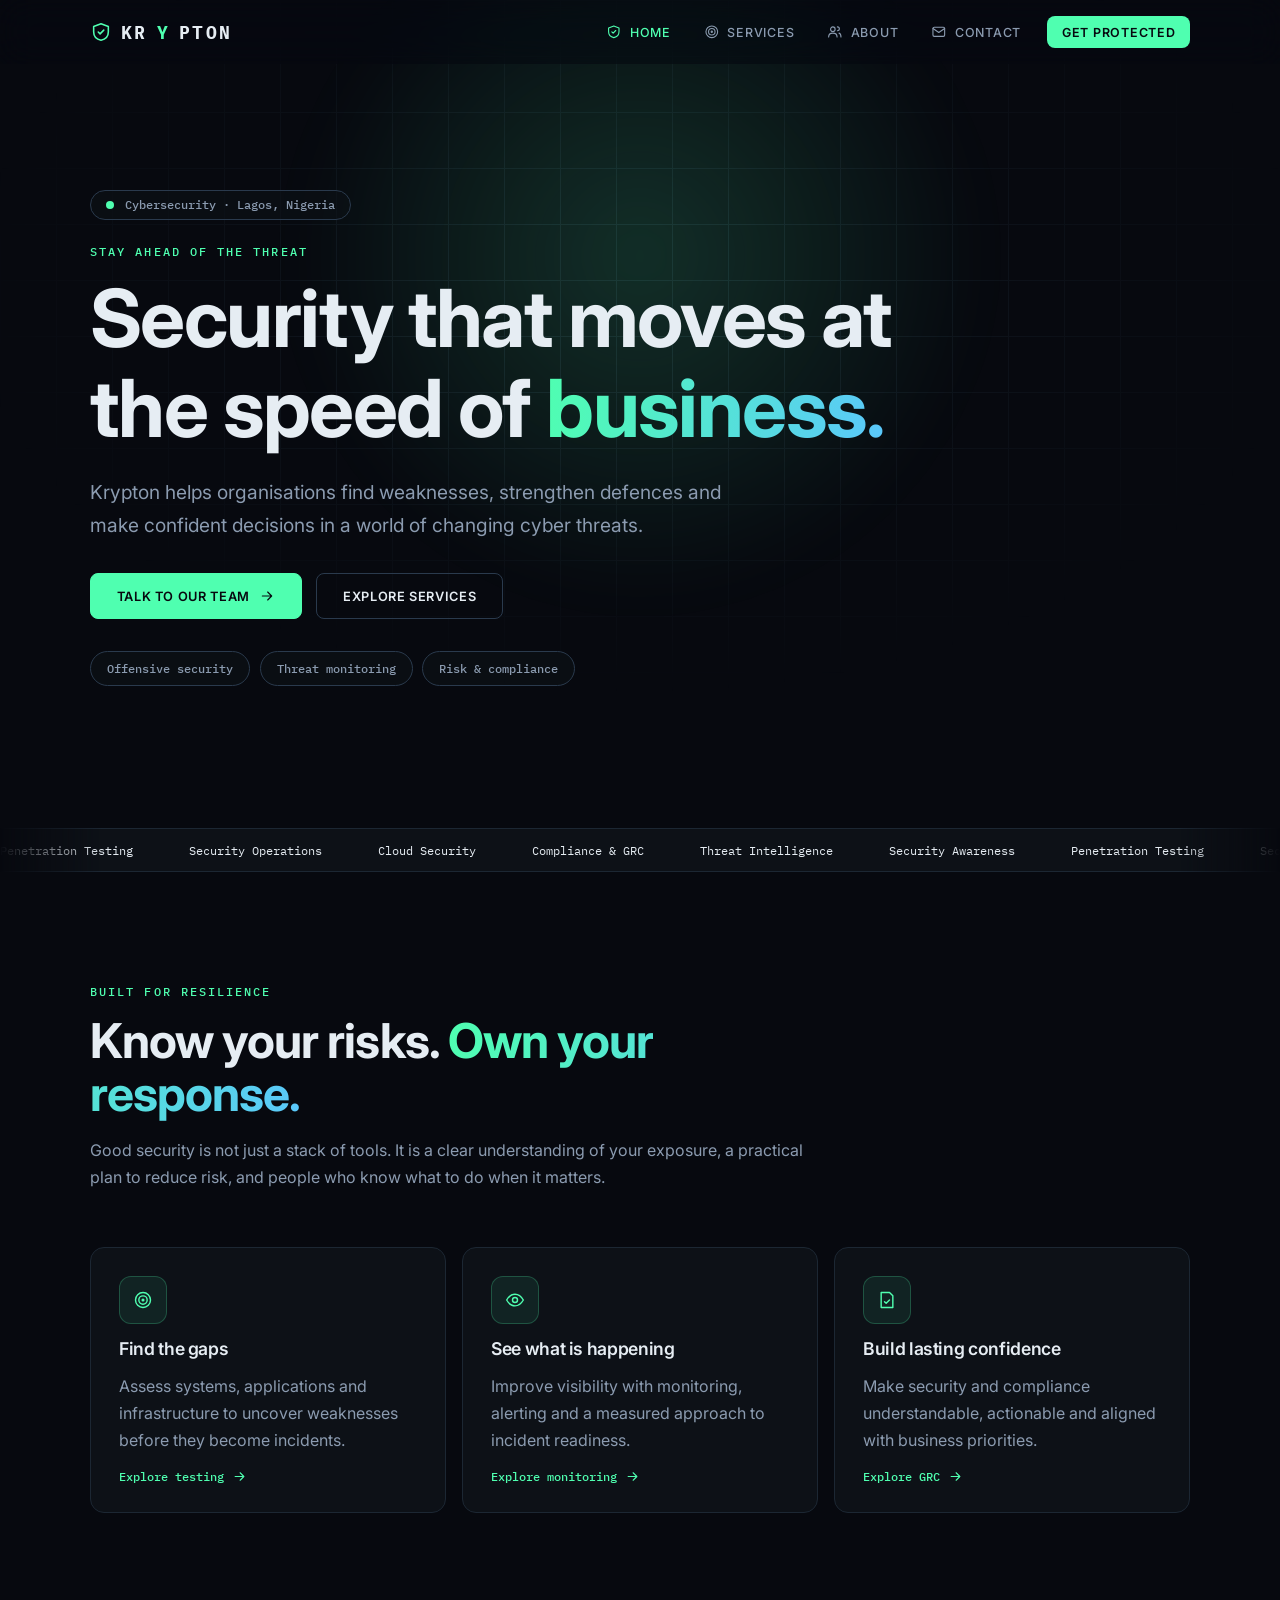
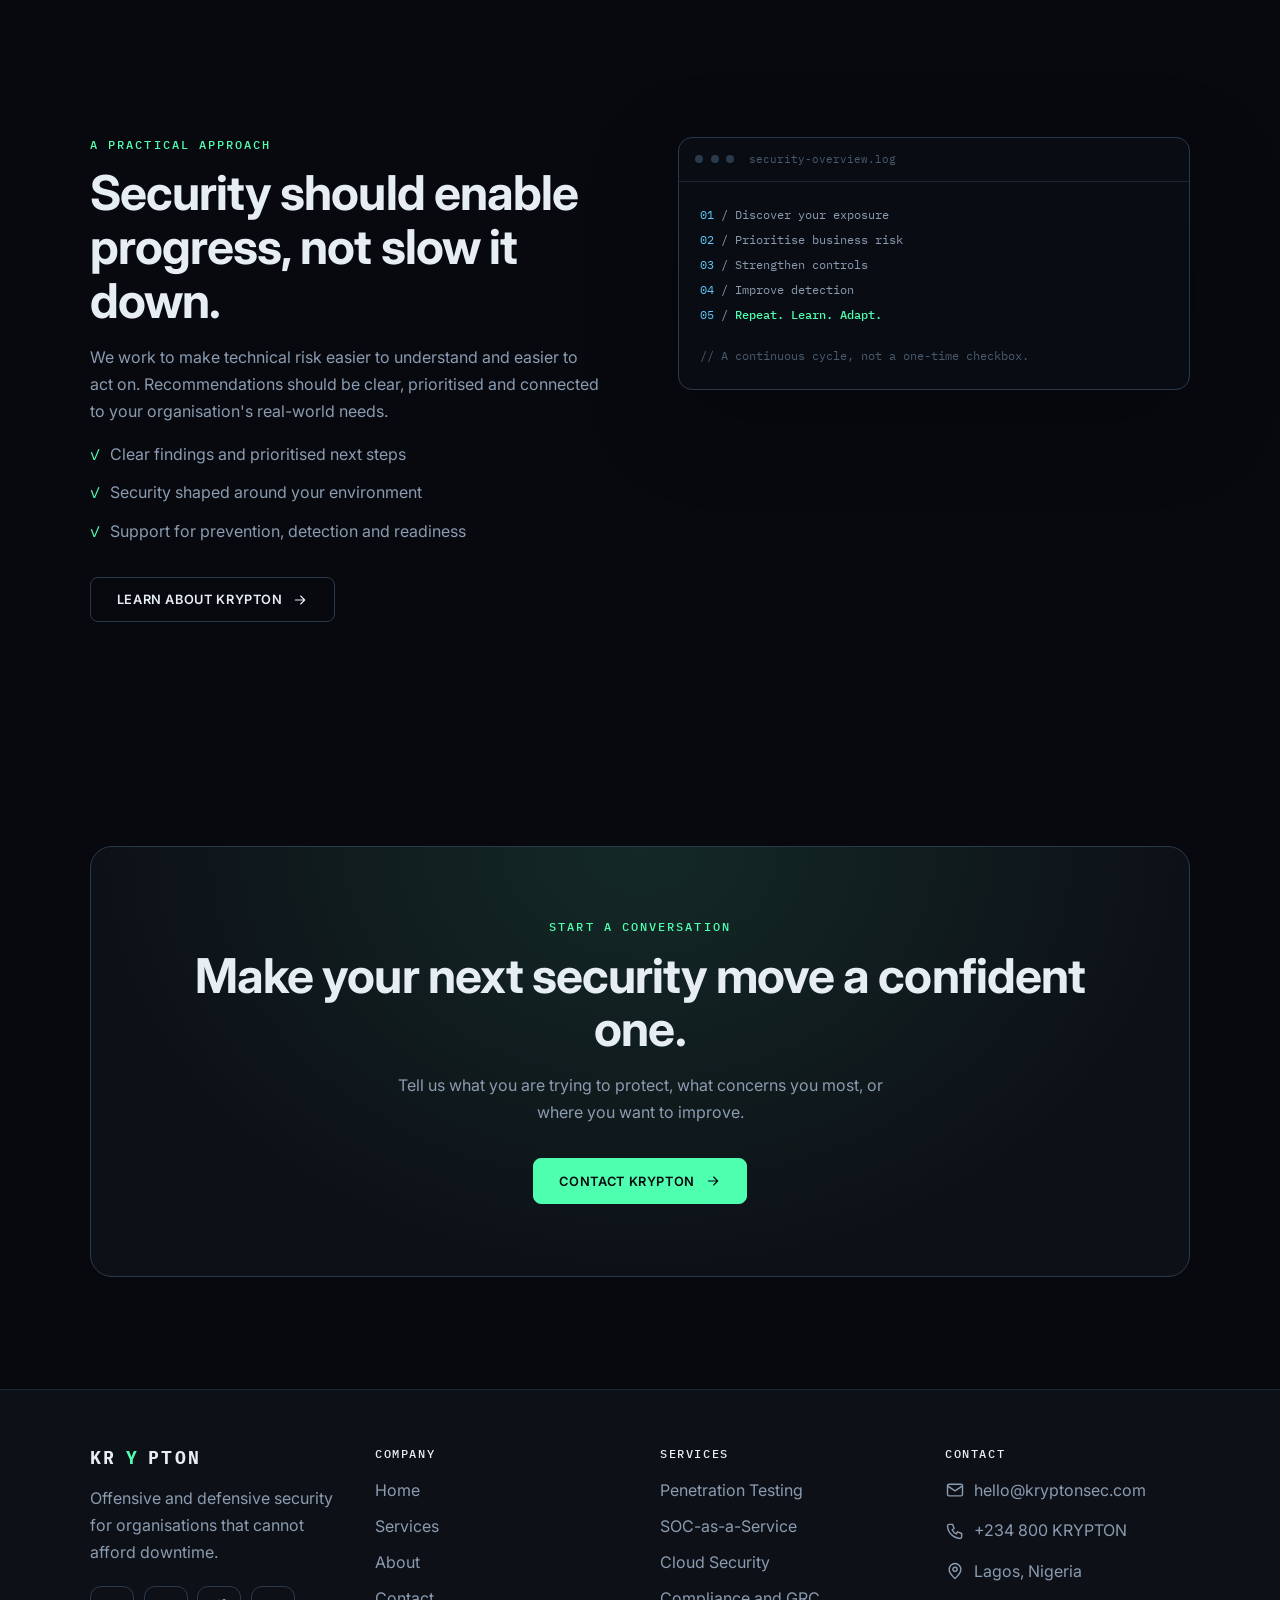
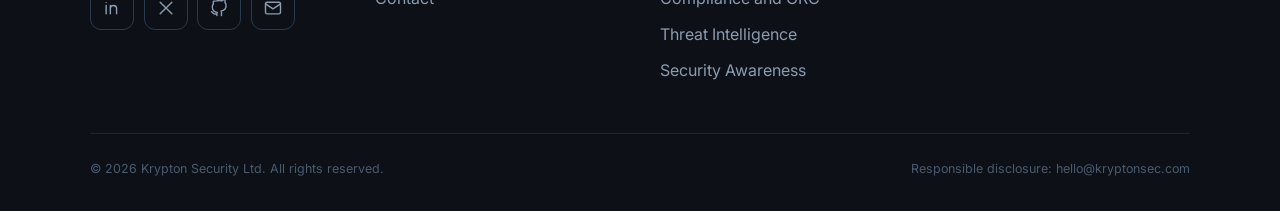
<file: index.html>
<!doctype html>
<html lang="en">
<head>
  <meta charset="utf-8">
  <meta name="viewport" content="width=device-width, initial-scale=1">
  <meta name="theme-color" content="#07090f">
  <meta name="description" content="Krypton Security helps organisations improve cyber resilience with practical offensive and defensive security services.">
  <title>Home | Krypton Security</title>
  <link rel="preconnect" href="https://fonts.googleapis.com">
  <link rel="preconnect" href="https://fonts.gstatic.com" crossorigin>
  <link href="https://fonts.googleapis.com/css2?family=IBM+Plex+Mono:wght@400;500;600;700&family=Inter:wght@400;500;600;700;800&display=swap" rel="stylesheet">
  <link rel="stylesheet" href="styles.css">
  <style>
    .hero-copy{max-width:850px;position:relative;z-index:1}
    .hero h1{max-width:900px}
    .hero .lead{max-width:650px}
    .section-intro{max-width:720px}
    .muted-list{display:grid;gap:.7rem;list-style:none;margin-top:1rem}
    .muted-list li{display:flex;gap:.65rem;color:var(--dim)}
    .muted-list li::before{content:'✓';color:var(--ac);font-family:var(--mono)}
    .mini-label{font:500 .72rem var(--mono);letter-spacing:.14em;text-transform:uppercase;color:var(--ac)}
    .panel{padding:clamp(1.3rem,4vw,2.3rem);border:1px solid var(--b1);border-radius:16px;background:linear-gradient(145deg,rgba(79,255,176,.06),transparent 55%),var(--s1)}
    .terminal{border:1px solid var(--b2);border-radius:14px;overflow:hidden;background:#090d13;box-shadow:0 28px 90px rgba(0,0,0,.25)}
    .terminal-bar{display:flex;align-items:center;gap:.45rem;padding:.9rem 1rem;border-bottom:1px solid var(--b1);color:var(--mut);font: .7rem var(--mono)}
    .terminal-bar i{width:8px;height:8px;border-radius:50%;background:var(--b2)}
    .terminal-body{padding:1.3rem;font: .78rem/2 var(--mono);color:var(--dim);overflow-wrap:anywhere}
    .terminal-body strong{color:var(--ac);font-weight:500}
    .terminal-body .blue{color:#5ac8fa}
    .service-icon{font:600 1.1rem var(--mono);color:var(--ac)}
    .f .btn{width:max-content}
    .note{margin-top:.3rem}
    .numbered{display:grid;gap:1rem;counter-reset:item}
    .numbered article{counter-increment:item;display:grid;grid-template-columns:42px 1fr;gap:1rem;align-items:start;padding:1.1rem 0;border-bottom:1px solid var(--b1)}
    .numbered article::before{content:'0' counter(item);font:500 .8rem var(--mono);color:var(--ac)}
    .numbered h3{margin-bottom:.35rem}
    .about-statement{font-size:clamp(1.4rem,3.5vw,2.3rem);line-height:1.35;letter-spacing:-.025em;color:var(--tx);max-width:850px}
    @media(max-width:560px){.f .btn{width:100%}}
  </style>
</head>
<body>
  <div id="site-header"></div>

<main>
  <section class="hero bg">
    <div class="wrap">
      <div class="hero-copy" data-rv>
        <span class="tag">Cybersecurity · Lagos, Nigeria</span>
        <span class="eyebrow">Stay ahead of the threat</span>
        <h1>Security that moves at the speed of <span class="grad">business.</span></h1>
        <p class="lead">Krypton helps organisations find weaknesses, strengthen defences and make confident decisions in a world of changing cyber threats.</p>
        <div class="acts">
          <a class="btn pri" href="contact.html">Talk to our team <span data-i="arrow"></span></a>
          <a class="btn" href="services.html">Explore services</a>
        </div>
        <div class="chips">
          <span class="chip">Offensive security</span><span class="chip">Threat monitoring</span><span class="chip">Risk & compliance</span>
        </div>
      </div>
    </div>
  </section>

  <div class="tick" aria-label="Krypton security capabilities"><div>
    <span>Penetration Testing</span><span>Security Operations</span><span>Cloud Security</span><span>Compliance & GRC</span><span>Threat Intelligence</span><span>Security Awareness</span>
  </div></div>

  <section>
    <div class="wrap">
      <div class="sh section-intro" data-rv>
        <span class="eyebrow">Built for resilience</span>
        <h2>Know your risks. <span class="grad">Own your response.</span></h2>
        <p>Good security is not just a stack of tools. It is a clear understanding of your exposure, a practical plan to reduce risk, and people who know what to do when it matters.</p>
      </div>
      <div class="grid" data-stagger>
        <article class="card"><div class="ib"><span data-i="radar"></span></div><h3>Find the gaps</h3><p>Assess systems, applications and infrastructure to uncover weaknesses before they become incidents.</p><a class="more" href="services.html#pentest">Explore testing <span data-i="arrow"></span></a></article>
        <article class="card"><div class="ib"><span data-i="eye"></span></div><h3>See what is happening</h3><p>Improve visibility with monitoring, alerting and a measured approach to incident readiness.</p><a class="more" href="services.html#soc">Explore monitoring <span data-i="arrow"></span></a></article>
        <article class="card"><div class="ib"><span data-i="audit"></span></div><h3>Build lasting confidence</h3><p>Make security and compliance understandable, actionable and aligned with business priorities.</p><a class="more" href="services.html#compliance">Explore GRC <span data-i="arrow"></span></a></article>
      </div>
    </div>
  </section>

  <section>
    <div class="wrap split">
      <div data-rv>
        <span class="eyebrow">A practical approach</span>
        <h2>Security should enable progress, not slow it down.</h2>
        <p>We work to make technical risk easier to understand and easier to act on. Recommendations should be clear, prioritised and connected to your organisation's real-world needs.</p>
        <ul class="muted-list"><li>Clear findings and prioritised next steps</li><li>Security shaped around your environment</li><li>Support for prevention, detection and readiness</li></ul>
        <div class="acts"><a class="btn" href="about.html">Learn about Krypton <span data-i="arrow"></span></a></div>
      </div>
      <div class="terminal" data-rv>
        <div class="terminal-bar"><i></i><i></i><i></i><span style="margin-left:.5rem">security-overview.log</span></div>
        <div class="terminal-body">
          <div><span class="blue">01</span> / Discover your exposure</div>
          <div><span class="blue">02</span> / Prioritise business risk</div>
          <div><span class="blue">03</span> / Strengthen controls</div>
          <div><span class="blue">04</span> / Improve detection</div>
          <div><span class="blue">05</span> / <strong>Repeat. Learn. Adapt.</strong></div>
          <p style="margin-top:1rem;color:var(--mut)">// A continuous cycle, not a one-time checkbox.</p>
        </div>
      </div>
    </div>
  </section>

  <section>
    <div class="wrap">
      <div class="cta-band" data-rv>
        <span class="eyebrow">Start a conversation</span>
        <h2>Make your next security move a confident one.</h2>
        <p>Tell us what you are trying to protect, what concerns you most, or where you want to improve.</p>
        <div class="acts"><a class="btn pri" href="contact.html">Contact Krypton <span data-i="arrow"></span></a></div>
      </div>
    </div>
  </section>
</main>

  <div id="site-footer"></div>
  <script src="app.js"></script>
</body>
</html>
</file>
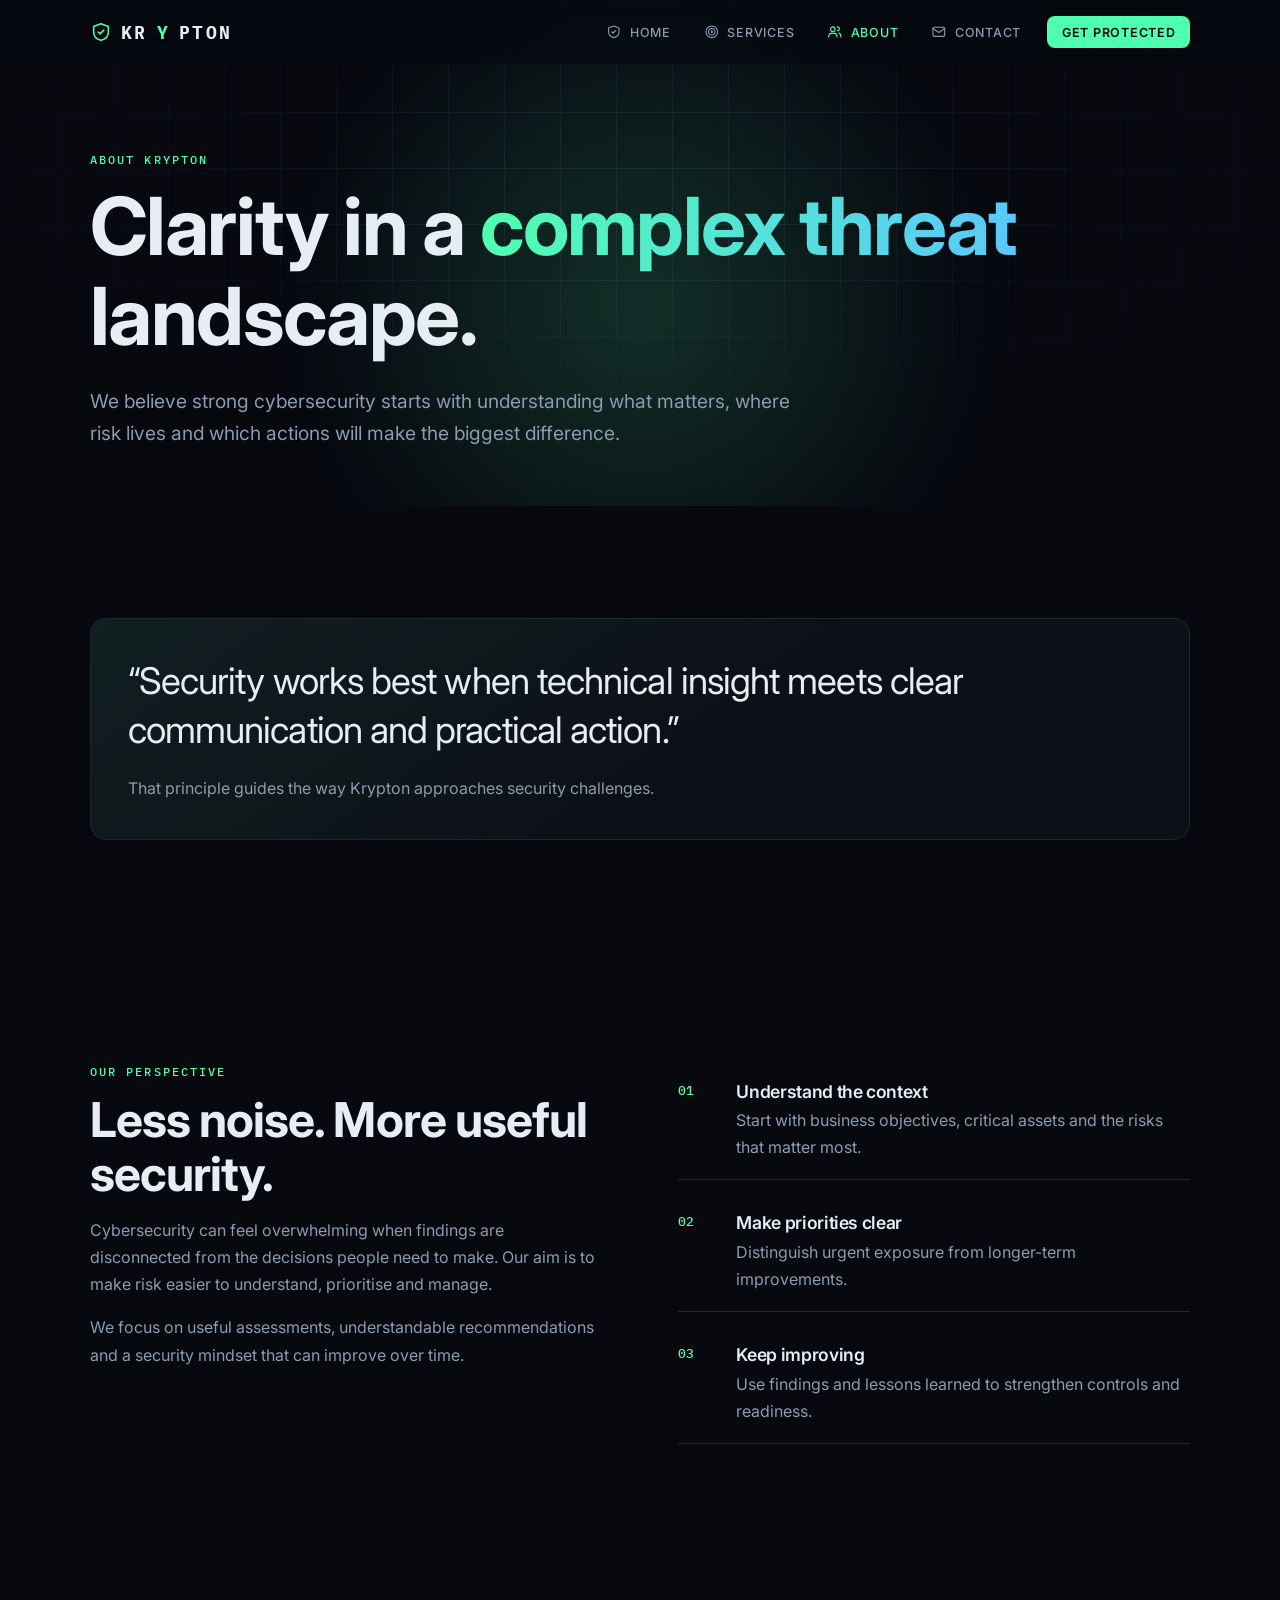
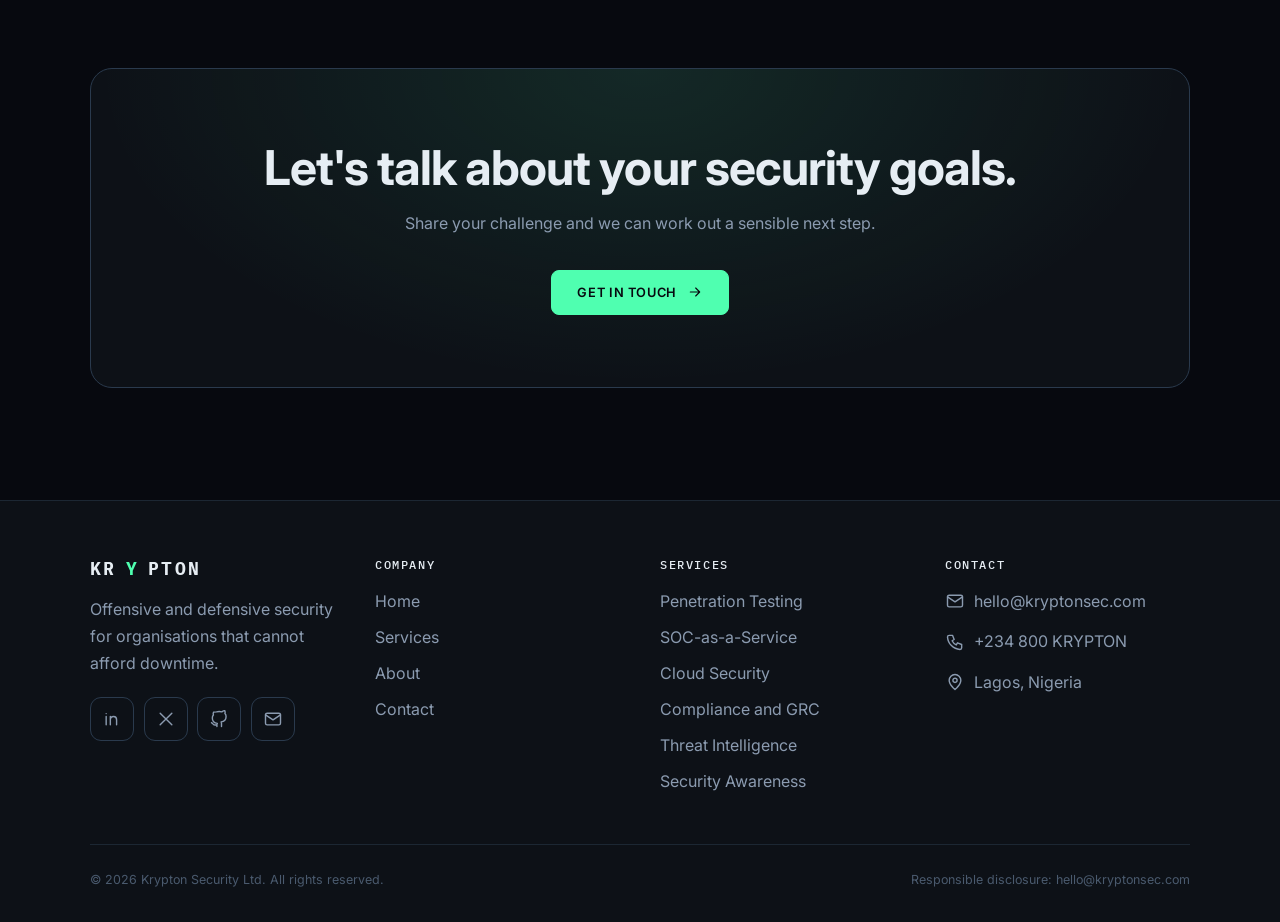
<file: about.html>
<!doctype html>
<html lang="en">
<head>
  <meta charset="utf-8">
  <meta name="viewport" content="width=device-width, initial-scale=1">
  <meta name="theme-color" content="#07090f">
  <meta name="description" content="Krypton Security helps organisations improve cyber resilience with practical offensive and defensive security services.">
  <title>About | Krypton Security</title>
  <link rel="preconnect" href="https://fonts.googleapis.com">
  <link rel="preconnect" href="https://fonts.gstatic.com" crossorigin>
  <link href="https://fonts.googleapis.com/css2?family=IBM+Plex+Mono:wght@400;500;600;700&family=Inter:wght@400;500;600;700;800&display=swap" rel="stylesheet">
  <link rel="stylesheet" href="styles.css">
  <style>
    .hero-copy{max-width:850px;position:relative;z-index:1}
    .hero h1{max-width:900px}
    .hero .lead{max-width:650px}
    .section-intro{max-width:720px}
    .muted-list{display:grid;gap:.7rem;list-style:none;margin-top:1rem}
    .muted-list li{display:flex;gap:.65rem;color:var(--dim)}
    .muted-list li::before{content:'✓';color:var(--ac);font-family:var(--mono)}
    .mini-label{font:500 .72rem var(--mono);letter-spacing:.14em;text-transform:uppercase;color:var(--ac)}
    .panel{padding:clamp(1.3rem,4vw,2.3rem);border:1px solid var(--b1);border-radius:16px;background:linear-gradient(145deg,rgba(79,255,176,.06),transparent 55%),var(--s1)}
    .terminal{border:1px solid var(--b2);border-radius:14px;overflow:hidden;background:#090d13;box-shadow:0 28px 90px rgba(0,0,0,.25)}
    .terminal-bar{display:flex;align-items:center;gap:.45rem;padding:.9rem 1rem;border-bottom:1px solid var(--b1);color:var(--mut);font: .7rem var(--mono)}
    .terminal-bar i{width:8px;height:8px;border-radius:50%;background:var(--b2)}
    .terminal-body{padding:1.3rem;font: .78rem/2 var(--mono);color:var(--dim);overflow-wrap:anywhere}
    .terminal-body strong{color:var(--ac);font-weight:500}
    .terminal-body .blue{color:#5ac8fa}
    .service-icon{font:600 1.1rem var(--mono);color:var(--ac)}
    .f .btn{width:max-content}
    .note{margin-top:.3rem}
    .numbered{display:grid;gap:1rem;counter-reset:item}
    .numbered article{counter-increment:item;display:grid;grid-template-columns:42px 1fr;gap:1rem;align-items:start;padding:1.1rem 0;border-bottom:1px solid var(--b1)}
    .numbered article::before{content:'0' counter(item);font:500 .8rem var(--mono);color:var(--ac)}
    .numbered h3{margin-bottom:.35rem}
    .about-statement{font-size:clamp(1.4rem,3.5vw,2.3rem);line-height:1.35;letter-spacing:-.025em;color:var(--tx);max-width:850px}
    @media(max-width:560px){.f .btn{width:100%}}
  </style>
</head>
<body>
  <div id="site-header"></div>

<main>
  <section class="phead bg"><div class="wrap" data-rv>
    <span class="eyebrow">About Krypton</span><h1>Clarity in a <span class="grad">complex threat</span> landscape.</h1>
    <p class="lead">We believe strong cybersecurity starts with understanding what matters, where risk lives and which actions will make the biggest difference.</p>
  </div></section>
  <section><div class="wrap">
    <div class="panel" data-rv><p class="about-statement">“Security works best when technical insight meets clear communication and practical action.”</p><p style="margin-top:1.25rem">That principle guides the way Krypton approaches security challenges.</p></div>
  </div></section>
  <section><div class="wrap split">
    <div data-rv><span class="eyebrow">Our perspective</span><h2>Less noise. More useful security.</h2><p>Cybersecurity can feel overwhelming when findings are disconnected from the decisions people need to make. Our aim is to make risk easier to understand, prioritise and manage.</p><p style="margin-top:1rem">We focus on useful assessments, understandable recommendations and a security mindset that can improve over time.</p></div>
    <div class="numbered" data-stagger>
      <article><div><h3>Understand the context</h3><p>Start with business objectives, critical assets and the risks that matter most.</p></div></article>
      <article><div><h3>Make priorities clear</h3><p>Distinguish urgent exposure from longer-term improvements.</p></div></article>
      <article><div><h3>Keep improving</h3><p>Use findings and lessons learned to strengthen controls and readiness.</p></div></article>
    </div>
  </div></section>
  <section><div class="wrap"><div class="cta-band" data-rv><h2>Let's talk about your security goals.</h2><p>Share your challenge and we can work out a sensible next step.</p><div class="acts"><a class="btn pri" href="contact.html">Get in touch <span data-i="arrow"></span></a></div></div></div></section>
</main>

  <div id="site-footer"></div>
  <script src="app.js"></script>
</body>
</html>
</file>
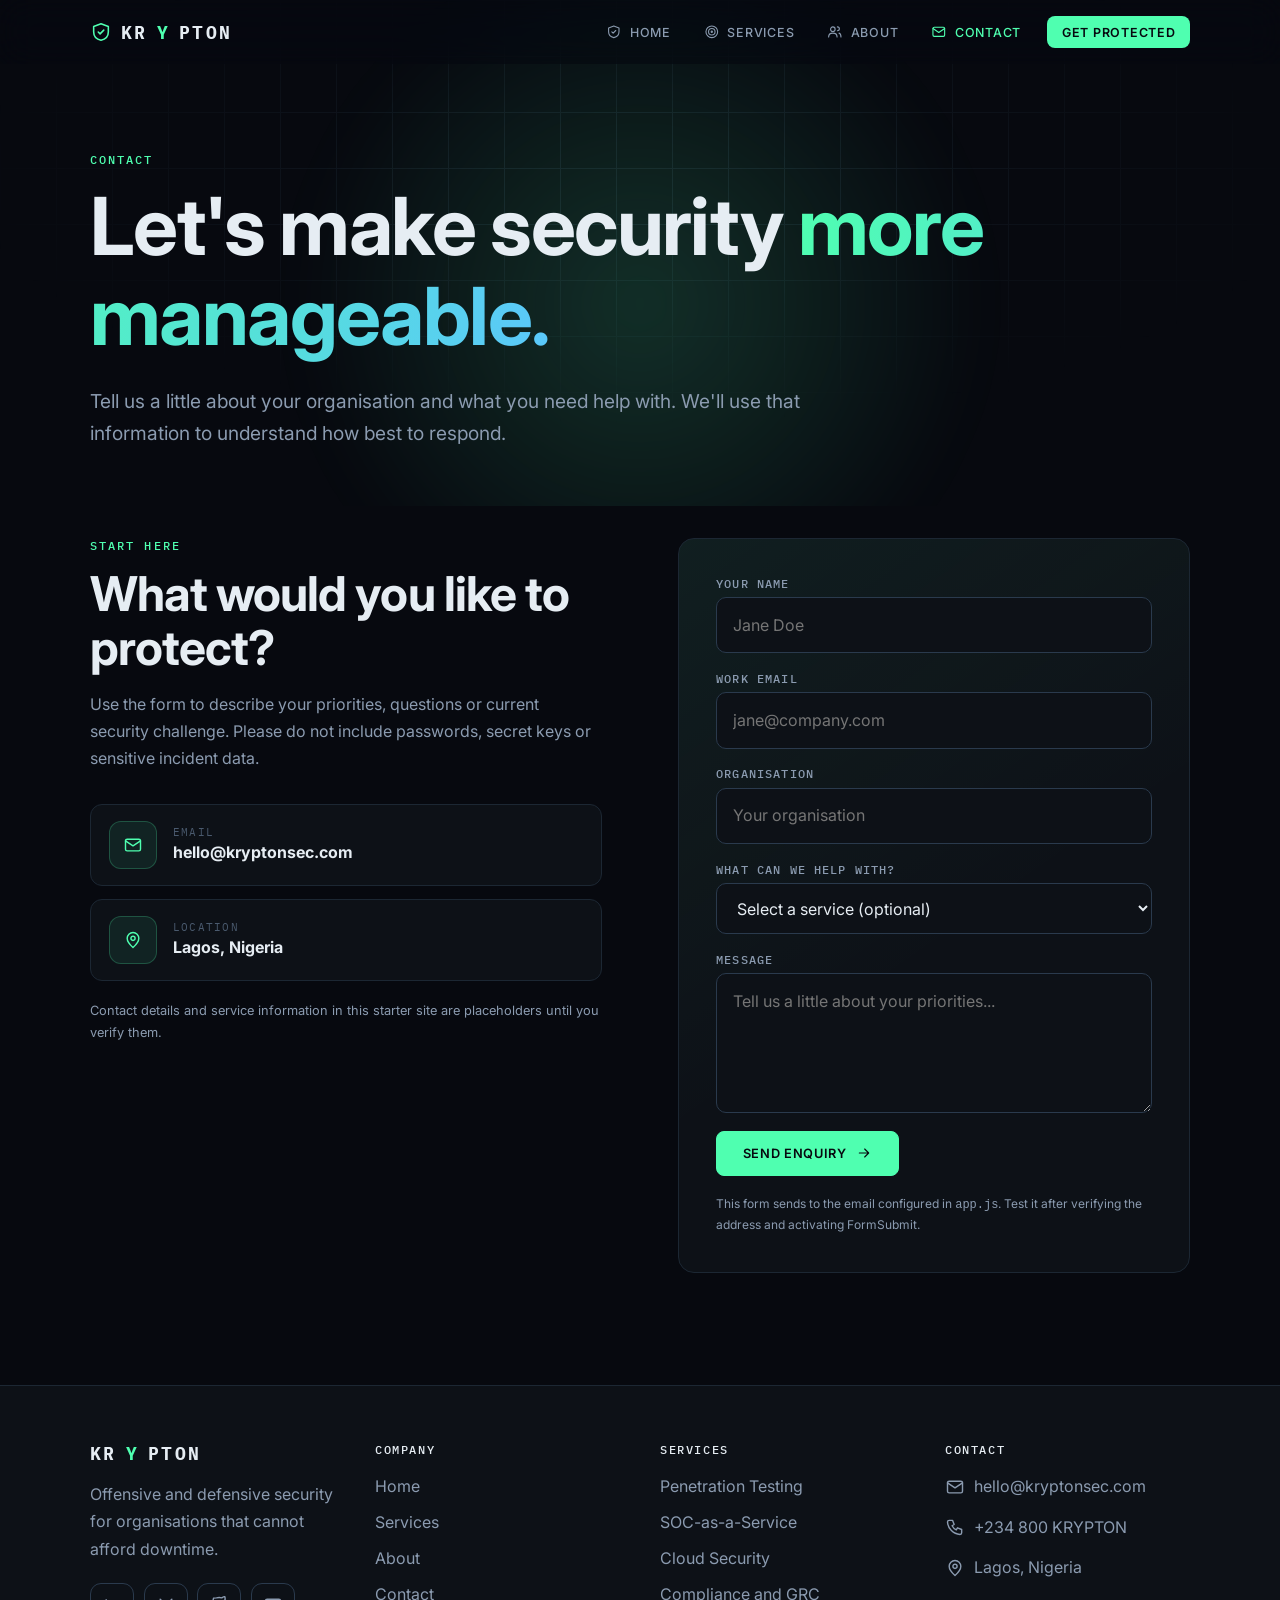
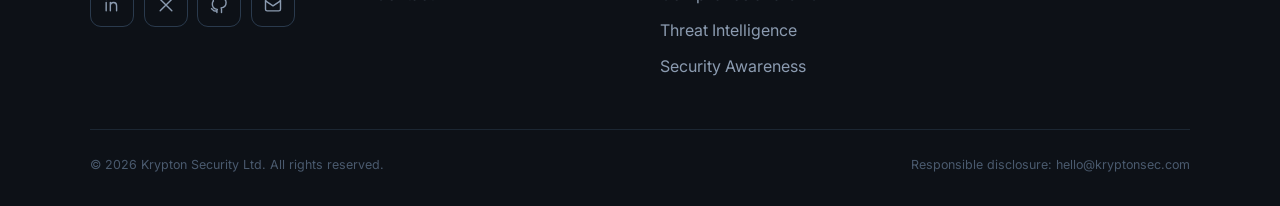
<file: contact.html>
<!doctype html>
<html lang="en">
<head>
  <meta charset="utf-8">
  <meta name="viewport" content="width=device-width, initial-scale=1">
  <meta name="theme-color" content="#07090f">
  <meta name="description" content="Krypton Security helps organisations improve cyber resilience with practical offensive and defensive security services.">
  <title>Contact | Krypton Security</title>
  <link rel="preconnect" href="https://fonts.googleapis.com">
  <link rel="preconnect" href="https://fonts.gstatic.com" crossorigin>
  <link href="https://fonts.googleapis.com/css2?family=IBM+Plex+Mono:wght@400;500;600;700&family=Inter:wght@400;500;600;700;800&display=swap" rel="stylesheet">
  <link rel="stylesheet" href="styles.css">
  <style>
    .hero-copy{max-width:850px;position:relative;z-index:1}
    .hero h1{max-width:900px}
    .hero .lead{max-width:650px}
    .section-intro{max-width:720px}
    .muted-list{display:grid;gap:.7rem;list-style:none;margin-top:1rem}
    .muted-list li{display:flex;gap:.65rem;color:var(--dim)}
    .muted-list li::before{content:'✓';color:var(--ac);font-family:var(--mono)}
    .mini-label{font:500 .72rem var(--mono);letter-spacing:.14em;text-transform:uppercase;color:var(--ac)}
    .panel{padding:clamp(1.3rem,4vw,2.3rem);border:1px solid var(--b1);border-radius:16px;background:linear-gradient(145deg,rgba(79,255,176,.06),transparent 55%),var(--s1)}
    .terminal{border:1px solid var(--b2);border-radius:14px;overflow:hidden;background:#090d13;box-shadow:0 28px 90px rgba(0,0,0,.25)}
    .terminal-bar{display:flex;align-items:center;gap:.45rem;padding:.9rem 1rem;border-bottom:1px solid var(--b1);color:var(--mut);font: .7rem var(--mono)}
    .terminal-bar i{width:8px;height:8px;border-radius:50%;background:var(--b2)}
    .terminal-body{padding:1.3rem;font: .78rem/2 var(--mono);color:var(--dim);overflow-wrap:anywhere}
    .terminal-body strong{color:var(--ac);font-weight:500}
    .terminal-body .blue{color:#5ac8fa}
    .service-icon{font:600 1.1rem var(--mono);color:var(--ac)}
    .f .btn{width:max-content}
    .note{margin-top:.3rem}
    .numbered{display:grid;gap:1rem;counter-reset:item}
    .numbered article{counter-increment:item;display:grid;grid-template-columns:42px 1fr;gap:1rem;align-items:start;padding:1.1rem 0;border-bottom:1px solid var(--b1)}
    .numbered article::before{content:'0' counter(item);font:500 .8rem var(--mono);color:var(--ac)}
    .numbered h3{margin-bottom:.35rem}
    .about-statement{font-size:clamp(1.4rem,3.5vw,2.3rem);line-height:1.35;letter-spacing:-.025em;color:var(--tx);max-width:850px}
    @media(max-width:560px){.f .btn{width:100%}}
  </style>
</head>
<body>
  <div id="site-header"></div>

<main>
  <section class="phead bg"><div class="wrap" data-rv>
    <span class="eyebrow">Contact</span><h1>Let's make security <span class="grad">more manageable.</span></h1>
    <p class="lead">Tell us a little about your organisation and what you need help with. We'll use that information to understand how best to respond.</p>
  </div></section>
  <section style="padding-top:2rem"><div class="wrap split">
    <div data-rv>
      <span class="eyebrow">Start here</span><h2>What would you like to protect?</h2>
      <p>Use the form to describe your priorities, questions or current security challenge. Please do not include passwords, secret keys or sensitive incident data.</p>
      <div class="clinks">
        <a class="clink" href="mailto:hello@kryptonsec.com"><div class="ib"><span data-i="mail"></span></div><div><small>Email</small><strong>hello@kryptonsec.com</strong></div></a>
        <div class="clink"><div class="ib"><span data-i="pin"></span></div><div><small>Location</small><strong>Lagos, Nigeria</strong></div></div>
      </div>
      <p style="margin-top:1.2rem;font-size:.8rem">Contact details and service information in this starter site are placeholders until you verify them.</p>
    </div>
    <div class="panel" data-rv>
      <form id="cf" class="f">
        <div class="two">
          <div class="fd"><label for="name">Your name</label><input id="name" name="name" autocomplete="name" required minlength="2" placeholder="Jane Doe"><small>Please enter at least 2 characters.</small></div>
          <div class="fd"><label for="email">Work email</label><input id="email" name="email" type="email" autocomplete="email" required placeholder="jane@company.com"><small>Please enter a valid email address.</small></div>
        </div>
        <div class="fd"><label for="organisation">Organisation</label><input id="organisation" name="organisation" autocomplete="organization" required minlength="2" placeholder="Your organisation"><small>Please enter your organisation.</small></div>
        <div class="fd"><label for="topic">What can we help with?</label><select id="topic" name="topic"><option value="">Select a service (optional)</option><option data-topic="pentest" value="Penetration Testing">Penetration Testing</option><option data-topic="soc" value="SOC-as-a-Service">SOC-as-a-Service</option><option data-topic="cloud" value="Cloud Security">Cloud Security</option><option data-topic="compliance" value="Compliance and GRC">Compliance and GRC</option><option data-topic="intel" value="Threat Intelligence">Threat Intelligence</option><option data-topic="awareness" value="Security Awareness">Security Awareness</option><option value="Other">Other</option></select></div>
        <div class="fd"><label for="message">Message</label><textarea id="message" name="message" required minlength="10" placeholder="Tell us a little about your priorities..."></textarea><small>Please enter at least 10 characters.</small></div>
        <p class="note" aria-live="polite"></p>
        <button class="btn pri" type="submit">Send enquiry <span data-i="arrow"></span></button>
        <p style="font-size:.75rem">This form sends to the email configured in <code>app.js</code>. Test it after verifying the address and activating FormSubmit.</p>
      </form>
    </div>
  </div></section>
</main>

  <div id="site-footer"></div>
  <script src="app.js"></script>
</body>
</html>
</file>
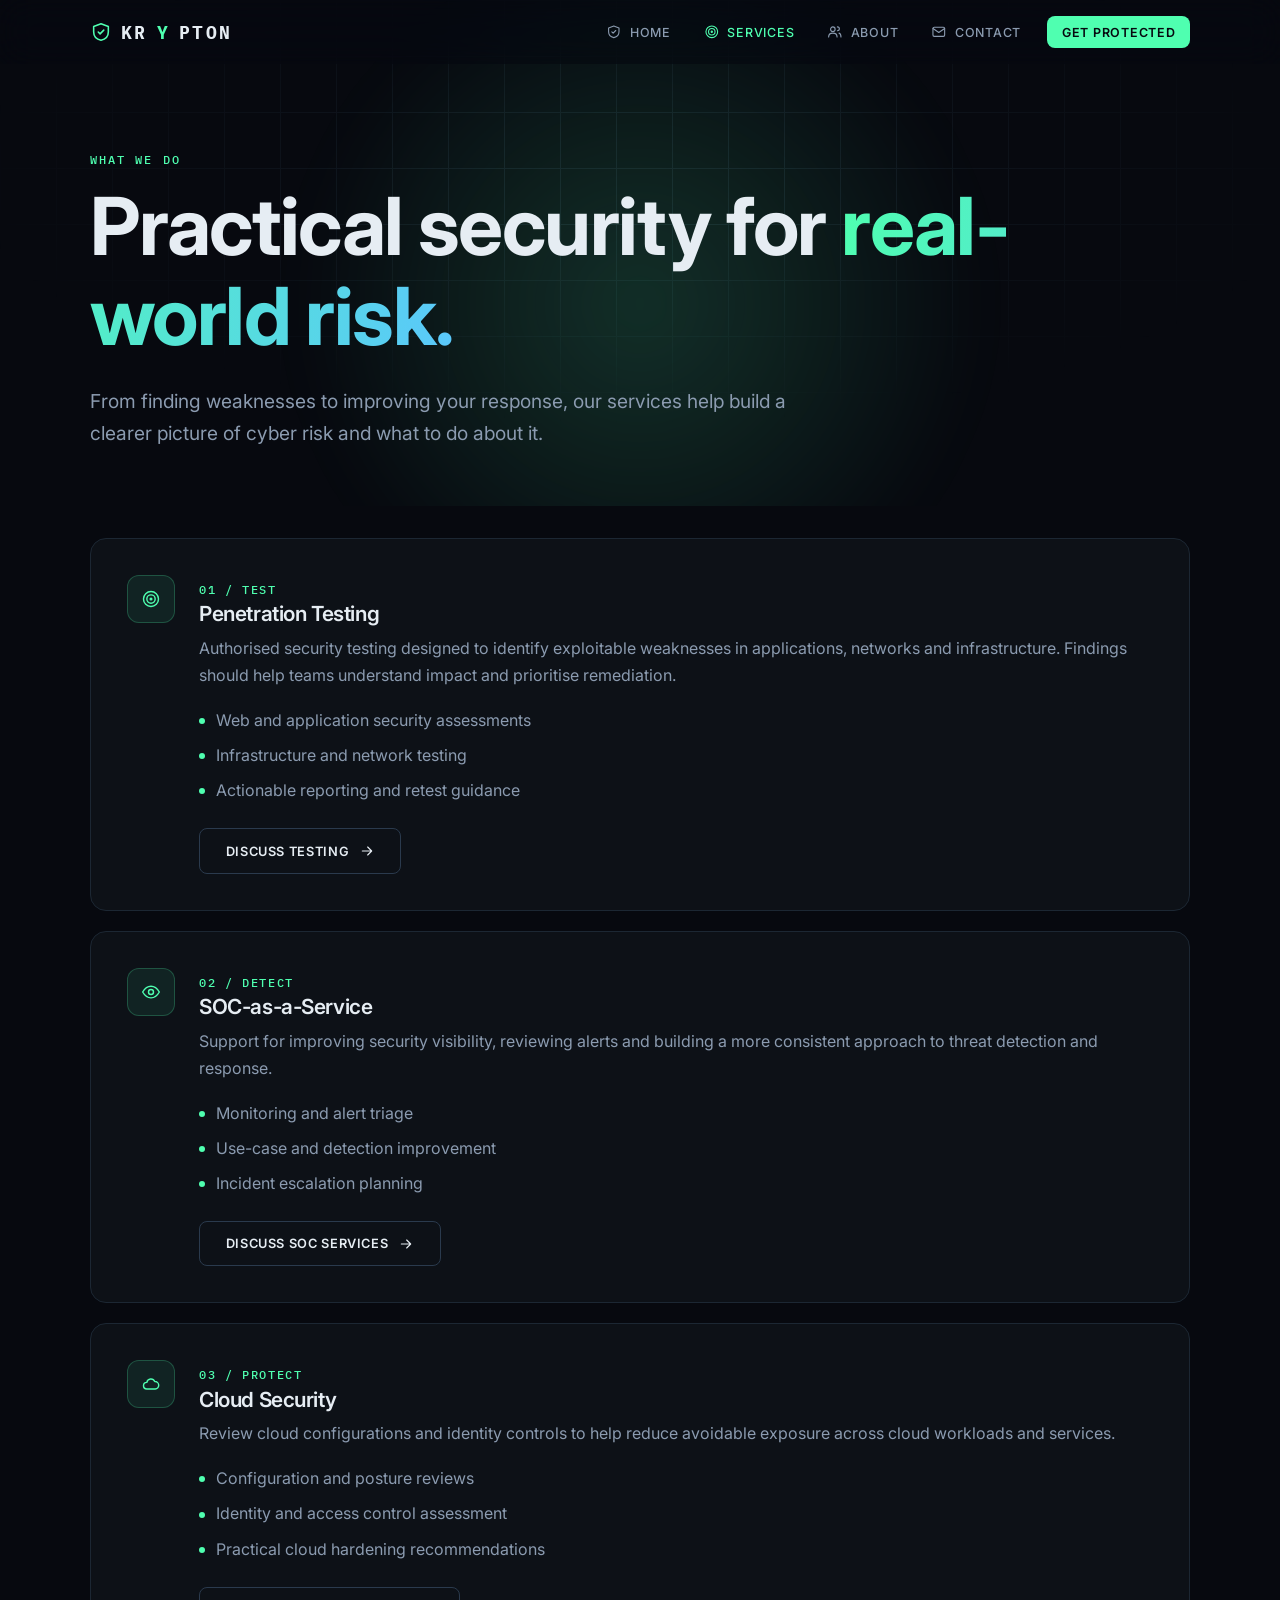
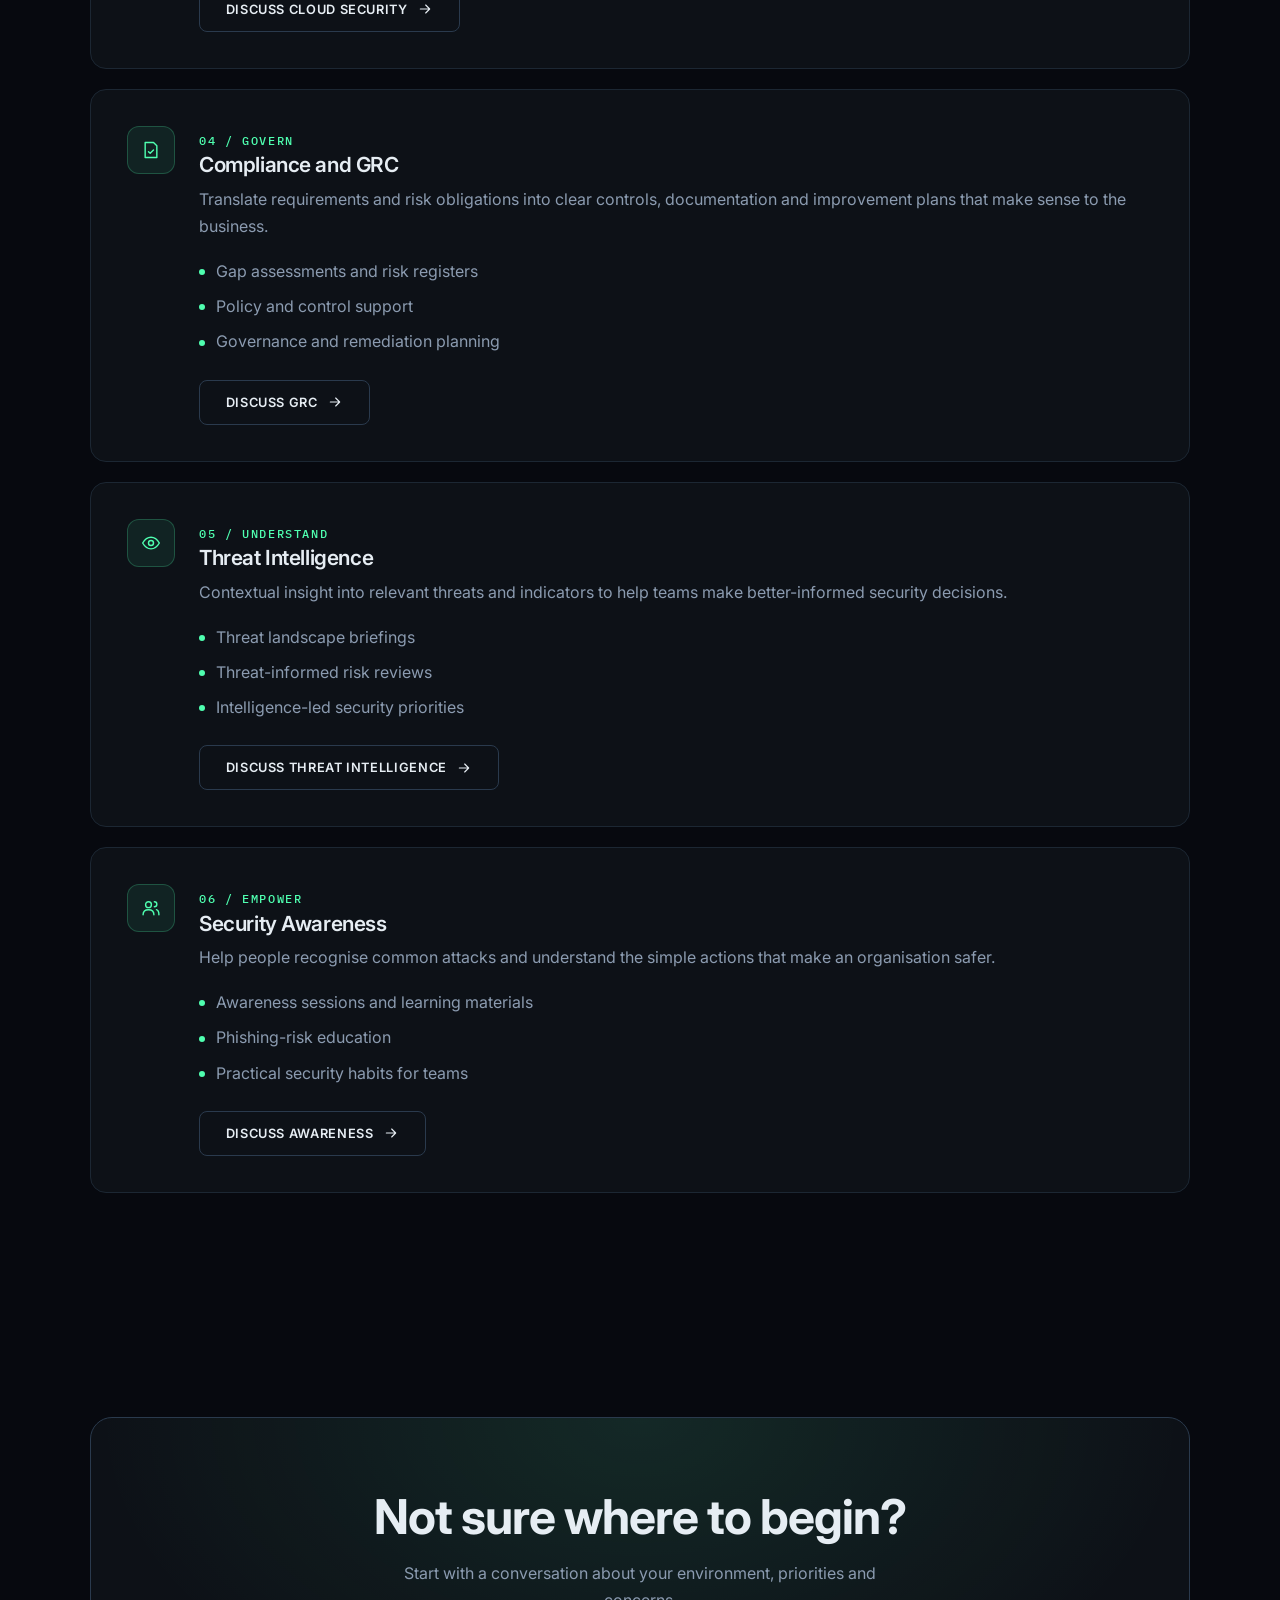
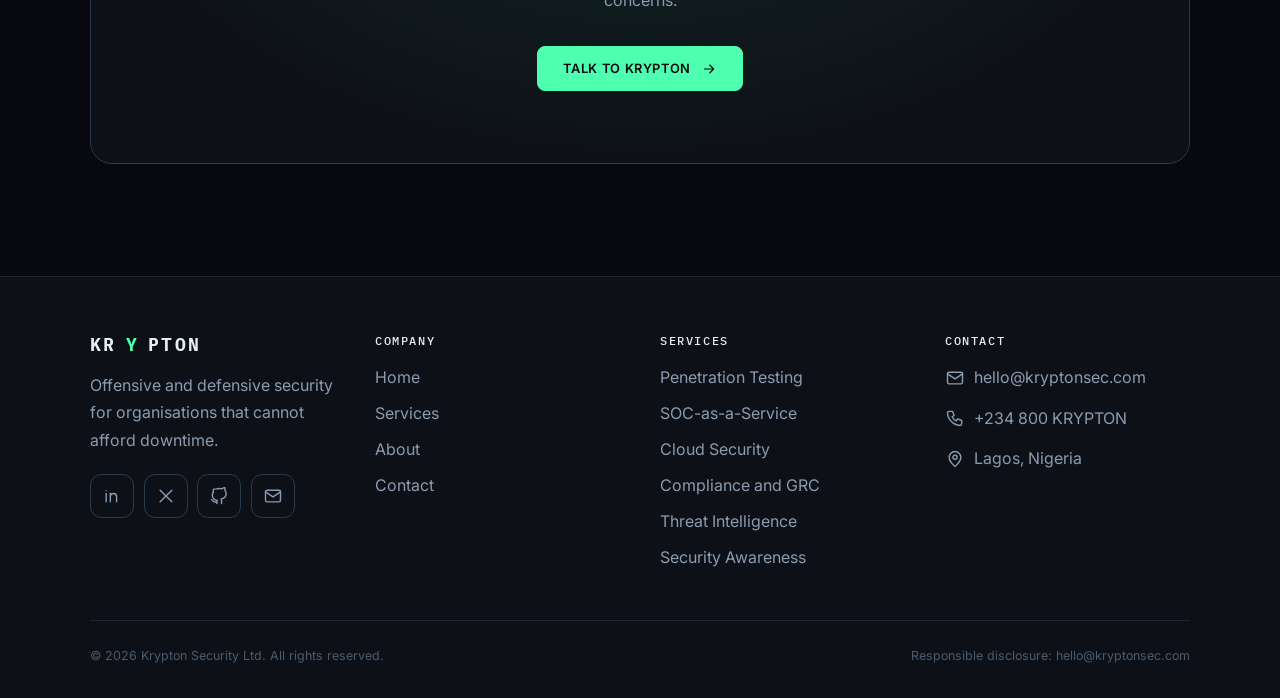
<file: services.html>
<!doctype html>
<html lang="en">
<head>
  <meta charset="utf-8">
  <meta name="viewport" content="width=device-width, initial-scale=1">
  <meta name="theme-color" content="#07090f">
  <meta name="description" content="Krypton Security helps organisations improve cyber resilience with practical offensive and defensive security services.">
  <title>Services | Krypton Security</title>
  <link rel="preconnect" href="https://fonts.googleapis.com">
  <link rel="preconnect" href="https://fonts.gstatic.com" crossorigin>
  <link href="https://fonts.googleapis.com/css2?family=IBM+Plex+Mono:wght@400;500;600;700&family=Inter:wght@400;500;600;700;800&display=swap" rel="stylesheet">
  <link rel="stylesheet" href="styles.css">
  <style>
    .hero-copy{max-width:850px;position:relative;z-index:1}
    .hero h1{max-width:900px}
    .hero .lead{max-width:650px}
    .section-intro{max-width:720px}
    .muted-list{display:grid;gap:.7rem;list-style:none;margin-top:1rem}
    .muted-list li{display:flex;gap:.65rem;color:var(--dim)}
    .muted-list li::before{content:'✓';color:var(--ac);font-family:var(--mono)}
    .mini-label{font:500 .72rem var(--mono);letter-spacing:.14em;text-transform:uppercase;color:var(--ac)}
    .panel{padding:clamp(1.3rem,4vw,2.3rem);border:1px solid var(--b1);border-radius:16px;background:linear-gradient(145deg,rgba(79,255,176,.06),transparent 55%),var(--s1)}
    .terminal{border:1px solid var(--b2);border-radius:14px;overflow:hidden;background:#090d13;box-shadow:0 28px 90px rgba(0,0,0,.25)}
    .terminal-bar{display:flex;align-items:center;gap:.45rem;padding:.9rem 1rem;border-bottom:1px solid var(--b1);color:var(--mut);font: .7rem var(--mono)}
    .terminal-bar i{width:8px;height:8px;border-radius:50%;background:var(--b2)}
    .terminal-body{padding:1.3rem;font: .78rem/2 var(--mono);color:var(--dim);overflow-wrap:anywhere}
    .terminal-body strong{color:var(--ac);font-weight:500}
    .terminal-body .blue{color:#5ac8fa}
    .service-icon{font:600 1.1rem var(--mono);color:var(--ac)}
    .f .btn{width:max-content}
    .note{margin-top:.3rem}
    .numbered{display:grid;gap:1rem;counter-reset:item}
    .numbered article{counter-increment:item;display:grid;grid-template-columns:42px 1fr;gap:1rem;align-items:start;padding:1.1rem 0;border-bottom:1px solid var(--b1)}
    .numbered article::before{content:'0' counter(item);font:500 .8rem var(--mono);color:var(--ac)}
    .numbered h3{margin-bottom:.35rem}
    .about-statement{font-size:clamp(1.4rem,3.5vw,2.3rem);line-height:1.35;letter-spacing:-.025em;color:var(--tx);max-width:850px}
    @media(max-width:560px){.f .btn{width:100%}}
  </style>
</head>
<body>
  <div id="site-header"></div>

<main>
  <section class="phead bg"><div class="wrap" data-rv>
    <span class="eyebrow">What we do</span><h1>Practical security for <span class="grad">real-world risk.</span></h1>
    <p class="lead">From finding weaknesses to improving your response, our services help build a clearer picture of cyber risk and what to do about it.</p>
  </div></section>
  <section style="padding-top:2rem"><div class="wrap">
    <div class="stack">
      <article class="svc" id="pentest"><div class="ib"><span data-i="radar"></span></div><div><span class="mini-label">01 / Test</span><h3>Penetration Testing</h3><p>Authorised security testing designed to identify exploitable weaknesses in applications, networks and infrastructure. Findings should help teams understand impact and prioritise remediation.</p><ul><li>Web and application security assessments</li><li>Infrastructure and network testing</li><li>Actionable reporting and retest guidance</li></ul><a class="btn" href="contact.html?topic=pentest">Discuss testing <span data-i="arrow"></span></a></div></article>
      <article class="svc" id="soc"><div class="ib"><span data-i="eye"></span></div><div><span class="mini-label">02 / Detect</span><h3>SOC-as-a-Service</h3><p>Support for improving security visibility, reviewing alerts and building a more consistent approach to threat detection and response.</p><ul><li>Monitoring and alert triage</li><li>Use-case and detection improvement</li><li>Incident escalation planning</li></ul><a class="btn" href="contact.html?topic=soc">Discuss SOC services <span data-i="arrow"></span></a></div></article>
      <article class="svc" id="cloud"><div class="ib"><span data-i="cloud"></span></div><div><span class="mini-label">03 / Protect</span><h3>Cloud Security</h3><p>Review cloud configurations and identity controls to help reduce avoidable exposure across cloud workloads and services.</p><ul><li>Configuration and posture reviews</li><li>Identity and access control assessment</li><li>Practical cloud hardening recommendations</li></ul><a class="btn" href="contact.html?topic=cloud">Discuss cloud security <span data-i="arrow"></span></a></div></article>
      <article class="svc" id="compliance"><div class="ib"><span data-i="audit"></span></div><div><span class="mini-label">04 / Govern</span><h3>Compliance and GRC</h3><p>Translate requirements and risk obligations into clear controls, documentation and improvement plans that make sense to the business.</p><ul><li>Gap assessments and risk registers</li><li>Policy and control support</li><li>Governance and remediation planning</li></ul><a class="btn" href="contact.html?topic=compliance">Discuss GRC <span data-i="arrow"></span></a></div></article>
      <article class="svc" id="intel"><div class="ib"><span data-i="eye"></span></div><div><span class="mini-label">05 / Understand</span><h3>Threat Intelligence</h3><p>Contextual insight into relevant threats and indicators to help teams make better-informed security decisions.</p><ul><li>Threat landscape briefings</li><li>Threat-informed risk reviews</li><li>Intelligence-led security priorities</li></ul><a class="btn" href="contact.html?topic=intel">Discuss threat intelligence <span data-i="arrow"></span></a></div></article>
      <article class="svc" id="awareness"><div class="ib"><span data-i="users"></span></div><div><span class="mini-label">06 / Empower</span><h3>Security Awareness</h3><p>Help people recognise common attacks and understand the simple actions that make an organisation safer.</p><ul><li>Awareness sessions and learning materials</li><li>Phishing-risk education</li><li>Practical security habits for teams</li></ul><a class="btn" href="contact.html?topic=awareness">Discuss awareness <span data-i="arrow"></span></a></div></article>
    </div>
  </div></section>
  <section><div class="wrap"><div class="cta-band" data-rv><h2>Not sure where to begin?</h2><p>Start with a conversation about your environment, priorities and concerns.</p><div class="acts"><a class="btn pri" href="contact.html">Talk to Krypton <span data-i="arrow"></span></a></div></div></div></section>
</main>

  <div id="site-footer"></div>
  <script src="app.js"></script>
</body>
</html>
</file>
<file: styles.css>
:root{--bg:#07090f;--s1:#0d1117;--s2:#121a24;--b1:#1c2733;--b2:#2a3a4d;--tx:#e6edf3;--dim:#8b9bb0;--mut:#4a5a6e;--ac:#4fffb0;--acd:#1f7a57;--red:#f87171;--amb:#fbbf24;--mono:'IBM Plex Mono',ui-monospace,monospace;--sans:'Inter',system-ui,sans-serif;--ease:cubic-bezier(.4,0,.2,1);--out:cubic-bezier(.16,1,.3,1);--pad:clamp(1.25rem,5vw,2.5rem);--nav:64px}
*{box-sizing:border-box;margin:0;padding:0}
html{scroll-behavior:smooth;scroll-padding-top:calc(var(--nav) + 1rem);-webkit-text-size-adjust:100%}
body{background:var(--bg);color:var(--tx);font:clamp(14px,.35vw + 13px,16px)/1.7 var(--sans);overflow-x:hidden;animation:in .6s var(--out)}
body.leaving{opacity:0;transition:opacity .28s var(--ease)}
a{color:inherit;text-decoration:none}
svg{display:block;max-width:100%}
:focus-visible{outline:2px solid var(--ac);outline-offset:3px;border-radius:4px}
::selection{background:var(--ac);color:#07090f}
.wrap{width:min(1180px,100%);margin-inline:auto;padding-inline:var(--pad)}
section{padding-block:clamp(3.5rem,9vw,7rem)}
.ico{width:1.25em;height:1.25em;fill:none;stroke:currentColor;stroke-width:1.7;stroke-linecap:round;stroke-linejoin:round;flex:none}
.eyebrow{display:block;margin-bottom:.9rem;font:500 .72rem var(--mono);letter-spacing:.18em;text-transform:uppercase;color:var(--ac)}
h1,h2,h3{line-height:1.12;letter-spacing:-.02em}
h1{font-size:clamp(2.3rem,7vw,5rem);font-weight:700}
h2{font-size:clamp(1.7rem,4.5vw,3rem);font-weight:700;margin-bottom:1rem}
h3{font-size:1.1rem;font-weight:600}
p{color:var(--dim)}
.lead{font-size:clamp(1rem,2vw,1.2rem);max-width:60ch;margin-top:1.5rem}
.sh{max-width:62ch;margin-bottom:clamp(2rem,5vw,3.5rem)}
.grad{background:linear-gradient(100deg,var(--ac),#5ac8fa 50%,var(--ac)) 0 0/200%;-webkit-background-clip:text;background-clip:text;color:transparent;animation:shine 6s linear infinite}

/* header + drawer */
header{position:fixed;inset:0 0 auto;z-index:100;height:var(--nav);display:flex;align-items:center}
header::before{content:'';position:absolute;inset:0;z-index:-1;background:rgba(7,9,15,.55);backdrop-filter:blur(18px) saturate(1.4);-webkit-backdrop-filter:blur(18px) saturate(1.4);border-bottom:1px solid transparent;transition:background .3s,border-color .3s}
header.stuck::before{background:rgba(7,9,15,.92);border-color:var(--b1)}
header .wrap{display:flex;align-items:center;justify-content:space-between;gap:1rem}
.brand{display:flex;align-items:center;gap:.55rem;font:700 1.1rem var(--mono);letter-spacing:.14em}
.brand em{color:var(--ac);font-style:normal}
.brand .ico{color:var(--ac)}
nav ul{display:flex;align-items:center;gap:.25rem;list-style:none}
nav a{display:flex;align-items:center;gap:.5rem;padding:.55rem .9rem;border-radius:8px;font:500 .78rem var(--sans);letter-spacing:.06em;text-transform:uppercase;color:var(--dim);transition:color .2s,background .2s}
nav a:hover{color:var(--tx);background:rgba(255,255,255,.05)}
nav a[aria-current]{color:var(--ac)}
nav a.cta{margin-left:.5rem;color:#07090f;background:var(--ac);font-weight:600}
nav a.cta:hover{background:#7dffc6}
.burger{display:none;flex-direction:column;justify-content:center;align-items:center;gap:5px;width:44px;height:44px;border:1px solid var(--b2);border-radius:10px;background:none;color:var(--tx);cursor:pointer}
.burger b{display:block;width:18px;height:2px;border-radius:2px;background:currentColor;transition:transform .35s var(--out)}
.burger[aria-expanded=true] b:first-child{transform:translateY(3.5px) rotate(45deg)}
.burger[aria-expanded=true] b:last-child{transform:translateY(-3.5px) rotate(-45deg)}
.scrim{position:fixed;inset:0;z-index:90;background:rgba(3,5,8,.72);opacity:0;pointer-events:none;transition:opacity .4s var(--ease)}
.scrim.on{opacity:1;pointer-events:auto}
.prog{position:fixed;inset:0 0 auto;z-index:200;height:2px;background:var(--ac);transform-origin:0 50%;transform:scaleX(var(--p,0))}
.top{position:fixed;right:1.25rem;bottom:1.25rem;z-index:80;width:46px;height:46px;display:grid;place-items:center;border:1px solid var(--b2);border-radius:12px;background:var(--s2);color:var(--ac);cursor:pointer;opacity:0;translate:0 12px;pointer-events:none;transition:opacity .3s,translate .4s var(--out),background .2s,color .2s}
.top.on{opacity:1;translate:0;pointer-events:auto}
.top:hover{background:var(--ac);color:#07090f}

/* buttons */
.btn{position:relative;display:inline-flex;align-items:center;justify-content:center;gap:.6rem;padding:.85rem 1.6rem;border:1px solid var(--b2);border-radius:8px;background:none;color:var(--tx);font:600 .8rem var(--sans);letter-spacing:.05em;text-transform:uppercase;cursor:pointer;transition:transform .3s var(--out),box-shadow .3s,border-color .2s,background .2s}
.btn:hover{transform:translateY(-2px);border-color:var(--dim)}
.btn:active{transform:none}
.btn.pri{background:var(--ac);border-color:var(--ac);color:#07090f}
.btn.pri:hover{box-shadow:0 12px 32px -8px rgba(79,255,176,.55)}
.btn .ico{transition:transform .3s var(--out)}
.btn:hover .ico{transform:translateX(4px)}
.btn:disabled{opacity:.7;pointer-events:none}
.btn.load::after{content:'';width:14px;height:14px;border:2px solid rgba(7,9,15,.3);border-top-color:#07090f;border-radius:50%;animation:spin .7s linear infinite}
.acts{display:flex;flex-wrap:wrap;gap:.9rem;margin-top:2rem}

/* hero + page headers */
.bg{position:relative;overflow:hidden;isolation:isolate}
.bg::before{content:'';position:absolute;inset:0;z-index:-2;opacity:.55;background:linear-gradient(var(--b1) 1px,transparent 1px) 0 0/56px 56px,linear-gradient(90deg,var(--b1) 1px,transparent 1px) 0 0/56px 56px;-webkit-mask-image:radial-gradient(ellipse 70% 65% at 50% 35%,#000 15%,transparent 75%);mask-image:radial-gradient(ellipse 70% 65% at 50% 35%,#000 15%,transparent 75%);animation:grid 24s linear infinite}
.bg::after{content:'';position:absolute;z-index:-1;left:50%;top:-15%;translate:-50% 0;width:min(75vw,760px);aspect-ratio:1;background:radial-gradient(circle,rgba(79,255,176,.16),transparent 65%);filter:blur(24px);animation:pulse 9s ease-in-out infinite}
.hero{display:grid;align-items:center;min-height:92svh;padding-block:calc(var(--nav) + 3rem) 4rem}
.phead{padding-block:calc(var(--nav) + clamp(3rem,8vw,5.5rem)) clamp(2rem,5vw,3.5rem)}
.tag{display:inline-flex;align-items:center;gap:.65rem;margin-bottom:1.5rem;padding:.4rem .95rem;border:1px solid var(--b2);border-radius:99px;background:rgba(13,17,23,.6);font:500 .72rem var(--mono);color:var(--dim)}
.tag::before{content:'';width:8px;height:8px;border-radius:50%;background:var(--ac);animation:dot 1.6s infinite}
.tick{overflow:hidden;padding:.85rem 0;border-block:1px solid var(--b1);background:var(--s1);-webkit-mask-image:linear-gradient(90deg,transparent,#000 8%,#000 92%,transparent);mask-image:linear-gradient(90deg,transparent,#000 8%,#000 92%,transparent)}
.tick div{display:flex;width:max-content;font:.75rem var(--mono);white-space:nowrap;animation:tick 45s linear infinite}
.tick:hover div{animation-play-state:paused}
.tick span{padding-right:3.5rem}
.r{color:var(--red)}.a{color:var(--amb)}.g{color:var(--ac)}

/* cards, icons, grids */
.grid{display:grid;gap:1rem;grid-template-columns:repeat(auto-fit,minmax(min(100%,290px),1fr))}
.split{display:grid;gap:clamp(2rem,6vw,5rem);align-items:start;grid-template-columns:repeat(auto-fit,minmax(min(100%,380px),1fr))}
.card{position:relative;display:flex;flex-direction:column;gap:.9rem;padding:1.75rem;overflow:hidden;border:1px solid var(--b1);border-radius:14px;background:var(--s1);transition:transform .45s var(--out),border-color .3s,box-shadow .4s}
.card::before{content:'';position:absolute;inset:0;opacity:0;background:radial-gradient(340px circle at var(--mx,50%) var(--my,0),rgba(79,255,176,.13),transparent 60%);transition:opacity .3s}
.card>*{position:relative}
.card:hover{transform:translateY(-5px);border-color:var(--acd);box-shadow:0 24px 50px -28px rgba(79,255,176,.35)}
.card:hover::before{opacity:1}
.ib{display:grid;place-items:center;flex:none;width:48px;height:48px;border:1px solid rgba(79,255,176,.22);border-radius:12px;background:rgba(79,255,176,.08);color:var(--ac);transition:transform .45s var(--out),background .3s}
:is(.card,.clink,.svc):hover .ib{transform:rotate(-6deg) scale(1.08);background:rgba(79,255,176,.17)}
.more{display:inline-flex;align-items:center;gap:.5rem;margin-top:auto;font:500 .75rem var(--mono);color:var(--ac)}
.more .ico{transition:transform .3s var(--out)}
.card:hover .more .ico{transform:translateX(5px)}
.chips{display:flex;flex-wrap:wrap;gap:.6rem;margin-top:2rem}
.chip{display:inline-flex;align-items:center;gap:.5rem;padding:.55rem 1rem;border:1px solid var(--b2);border-radius:99px;background:rgba(13,17,23,.6);font:500 .78rem var(--mono);color:var(--dim);transition:transform .3s var(--out),color .2s,border-color .2s,background .2s}
.chip:hover{transform:translateY(-3px);color:var(--ac);border-color:var(--ac);background:rgba(79,255,176,.07)}
.stats{display:grid;gap:1px;overflow:hidden;border:1px solid var(--b1);border-radius:14px;background:var(--b1);grid-template-columns:repeat(auto-fit,minmax(min(100%,170px),1fr))}
.stat{padding:1.75rem;background:var(--s1)}
.num{font:700 clamp(1.9rem,5vw,2.9rem)/1.1 var(--mono);color:var(--ac)}
.steps{display:grid;gap:1.25rem;counter-reset:s;grid-template-columns:repeat(auto-fit,minmax(min(100%,230px),1fr))}
.step{counter-increment:s;padding:.25rem 0 .25rem 1.25rem;border-left:2px solid var(--b2);transition:border-color .3s}
.step:hover{border-color:var(--ac)}
.step::before{content:'0' counter(s);font:500 .75rem var(--mono);color:var(--ac)}
.step h3{margin:.2rem 0 .5rem}
blockquote{color:var(--tx);font-size:1.05rem}
.cta-band{padding:clamp(2rem,6vw,4.5rem);border:1px solid var(--b2);border-radius:22px;text-align:center;background:radial-gradient(ellipse at top,rgba(79,255,176,.1),transparent 70%),var(--s1)}
.cta-band p{margin-inline:auto;max-width:52ch}
.cta-band .acts{justify-content:center}

/* services page */
.stack{display:grid;gap:1.25rem}
.svc{display:grid;grid-template-columns:auto 1fr;gap:1.5rem;padding:clamp(1.25rem,4vw,2.25rem);border:1px solid var(--b1);border-radius:16px;background:var(--s1);transition:border-color .4s,box-shadow .5s}
.svc:target{border-color:var(--ac);box-shadow:0 0 0 1px var(--ac),0 24px 60px -24px rgba(79,255,176,.4)}
.svc h3{font-size:1.3rem;margin-bottom:.6rem}
.svc ul{display:grid;gap:.5rem;margin:1.1rem 0 1.5rem;list-style:none}
.svc li{display:flex;gap:.7rem;color:var(--dim)}
.svc li::before{content:'';flex:none;width:6px;height:6px;margin-top:.7em;border-radius:50%;background:var(--ac)}

/* contact + forms */
.clinks{display:grid;gap:.8rem;margin-top:2rem}
.clink{display:flex;align-items:center;gap:1rem;padding:1rem 1.1rem;border:1px solid var(--b1);border-radius:12px;background:var(--s1);transition:transform .35s var(--out),border-color .3s}
.clink:hover{transform:translateX(5px);border-color:var(--acd)}
.clink small{display:block;font:.68rem var(--mono);letter-spacing:.12em;text-transform:uppercase;color:var(--mut)}
.f,.fd{display:grid;gap:1.1rem}
.fd{gap:.4rem}
.two{display:grid;gap:1.1rem;grid-template-columns:repeat(auto-fit,minmax(min(100%,220px),1fr))}
.fd label{font:500 .72rem var(--mono);letter-spacing:.1em;text-transform:uppercase;color:var(--dim)}
.fd :is(input,select,textarea){width:100%;padding:.85rem 1rem;border:1px solid var(--b2);border-radius:10px;background:var(--s1);color:var(--tx);font:inherit;transition:border-color .2s,box-shadow .2s}
.fd textarea{min-height:140px;resize:vertical}
.fd :is(input,select,textarea):focus{outline:0;border-color:var(--ac);box-shadow:0 0 0 4px rgba(79,255,176,.1)}
.fd [aria-invalid=true]{border-color:var(--red)}
.fd small{display:none;font:.72rem var(--mono);color:var(--red)}
.fd:has([aria-invalid=true]) small{display:block}
.fd option{background:var(--s2)}
.note{display:none;padding:.9rem 1.1rem;border:1px solid;border-radius:10px;font-size:.88rem}
.note.on{display:block;animation:up .45s var(--out)}
.note.ok{color:var(--ac);border-color:var(--acd);background:rgba(79,255,176,.07)}
.note.err{color:var(--red);border-color:#7f1d1d;background:rgba(248,113,113,.07)}
.note a{text-decoration:underline}

/* footer */
footer{padding-block:3.5rem 2rem;border-top:1px solid var(--b1);background:var(--s1)}
.fg{display:grid;gap:2.5rem;grid-template-columns:repeat(auto-fit,minmax(min(100%,200px),1fr))}
footer h4{margin-bottom:1rem;font:500 .72rem var(--mono);letter-spacing:.14em;text-transform:uppercase}
footer li{margin-bottom:.55rem;list-style:none}
footer li a{display:inline-flex;align-items:center;gap:.55rem;color:var(--dim);transition:color .2s,transform .3s var(--out)}
footer li a:hover{color:var(--ac);transform:translateX(3px)}
.soc{display:flex;gap:.6rem;margin-top:1.25rem}
.soc a{display:grid;place-items:center;width:44px;height:44px;border:1px solid var(--b2);border-radius:11px;color:var(--dim);transition:transform .35s var(--out),background .2s,color .2s,border-color .2s}
.soc a:hover{transform:translateY(-4px);border-color:var(--ac);background:var(--ac);color:#07090f}
.legal{display:flex;flex-wrap:wrap;justify-content:space-between;gap:.75rem;margin-top:2.5rem;padding-top:1.5rem;border-top:1px solid var(--b1);font-size:.78rem;color:var(--mut)}

/* motion */
.rv:not(.in){opacity:0}
.rv.in{animation:up .85s var(--out) backwards;animation-delay:calc(var(--i,0)*90ms)}
@keyframes in{from{opacity:0}}
@keyframes up{from{opacity:0;transform:translateY(28px)}}
@keyframes pulse{50%{opacity:.55;transform:scale(1.08)}}
@keyframes shine{to{background-position:200% 0}}
@keyframes grid{to{background-position:0 56px,56px 0}}
@keyframes tick{to{transform:translateX(-50%)}}
@keyframes dot{from{box-shadow:0 0 0 0 rgba(79,255,176,.6)}to{box-shadow:0 0 0 10px transparent}}
@keyframes spin{to{transform:rotate(360deg)}}

/* responsive */
@media(max-width:860px){
  .burger{display:flex}
  nav ul{position:fixed;inset:0 0 0 auto;width:min(84vw,340px);height:100dvh;flex-direction:column;align-items:stretch;justify-content:center;gap:.4rem;padding:2rem;border-left:1px solid var(--b2);background:var(--s1);box-shadow:-30px 0 80px rgba(0,0,0,.55);visibility:hidden;translate:100% 0;transition:translate .5s var(--out),visibility 0s .5s}
  nav ul.open{visibility:visible;translate:0;transition-delay:0s}
  nav a{padding:.95rem 1rem;font-size:.9rem}
  nav a.cta{justify-content:center;margin:.75rem 0 0}
}
@media(max-width:560px){
  .acts .btn,.f .btn{width:100%}
  .svc{grid-template-columns:1fr;gap:1rem}
  .hero{min-height:auto}
  .top{right:.9rem;bottom:.9rem}
}
@media(hover:none){.card:hover{transform:none}}
@media(prefers-reduced-motion:reduce){*,::before,::after{animation-duration:.01ms!important;animation-iteration-count:1!important;transition-duration:.01ms!important;scroll-behavior:auto!important}}
</file>
